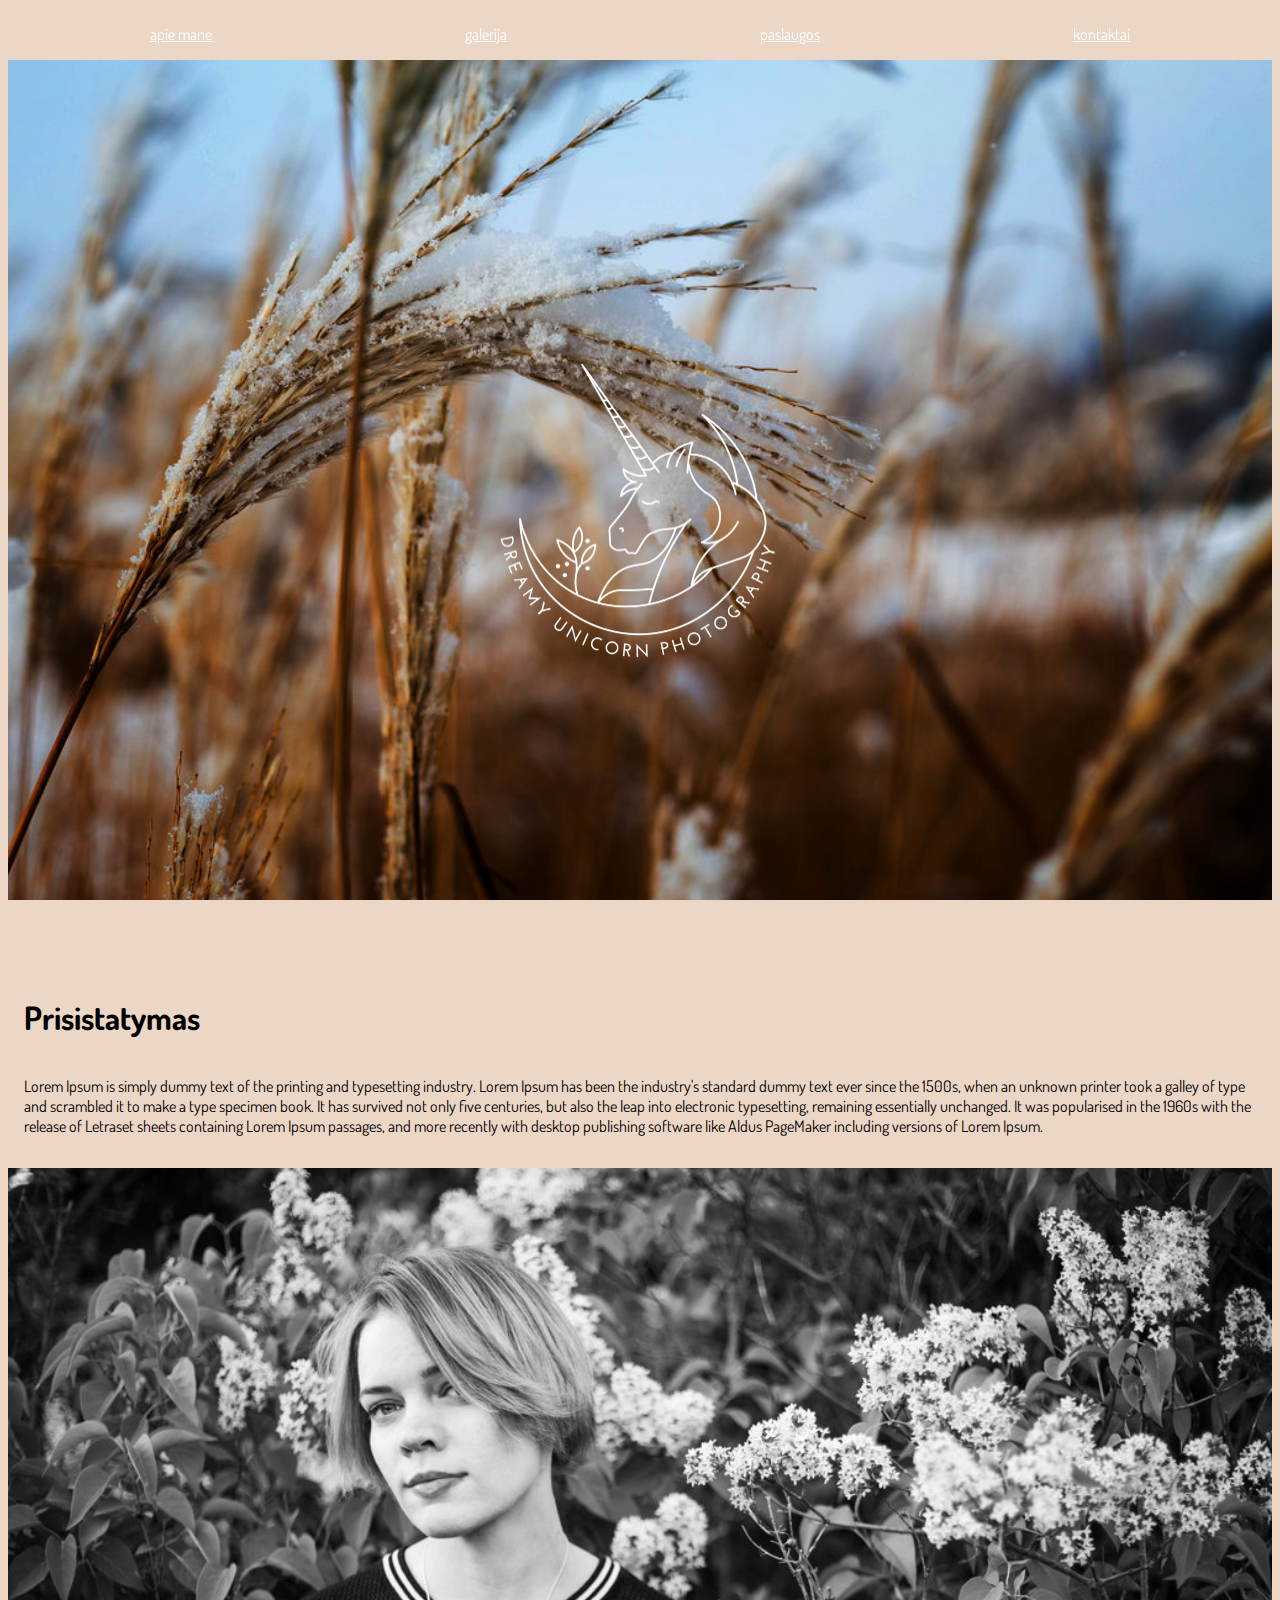
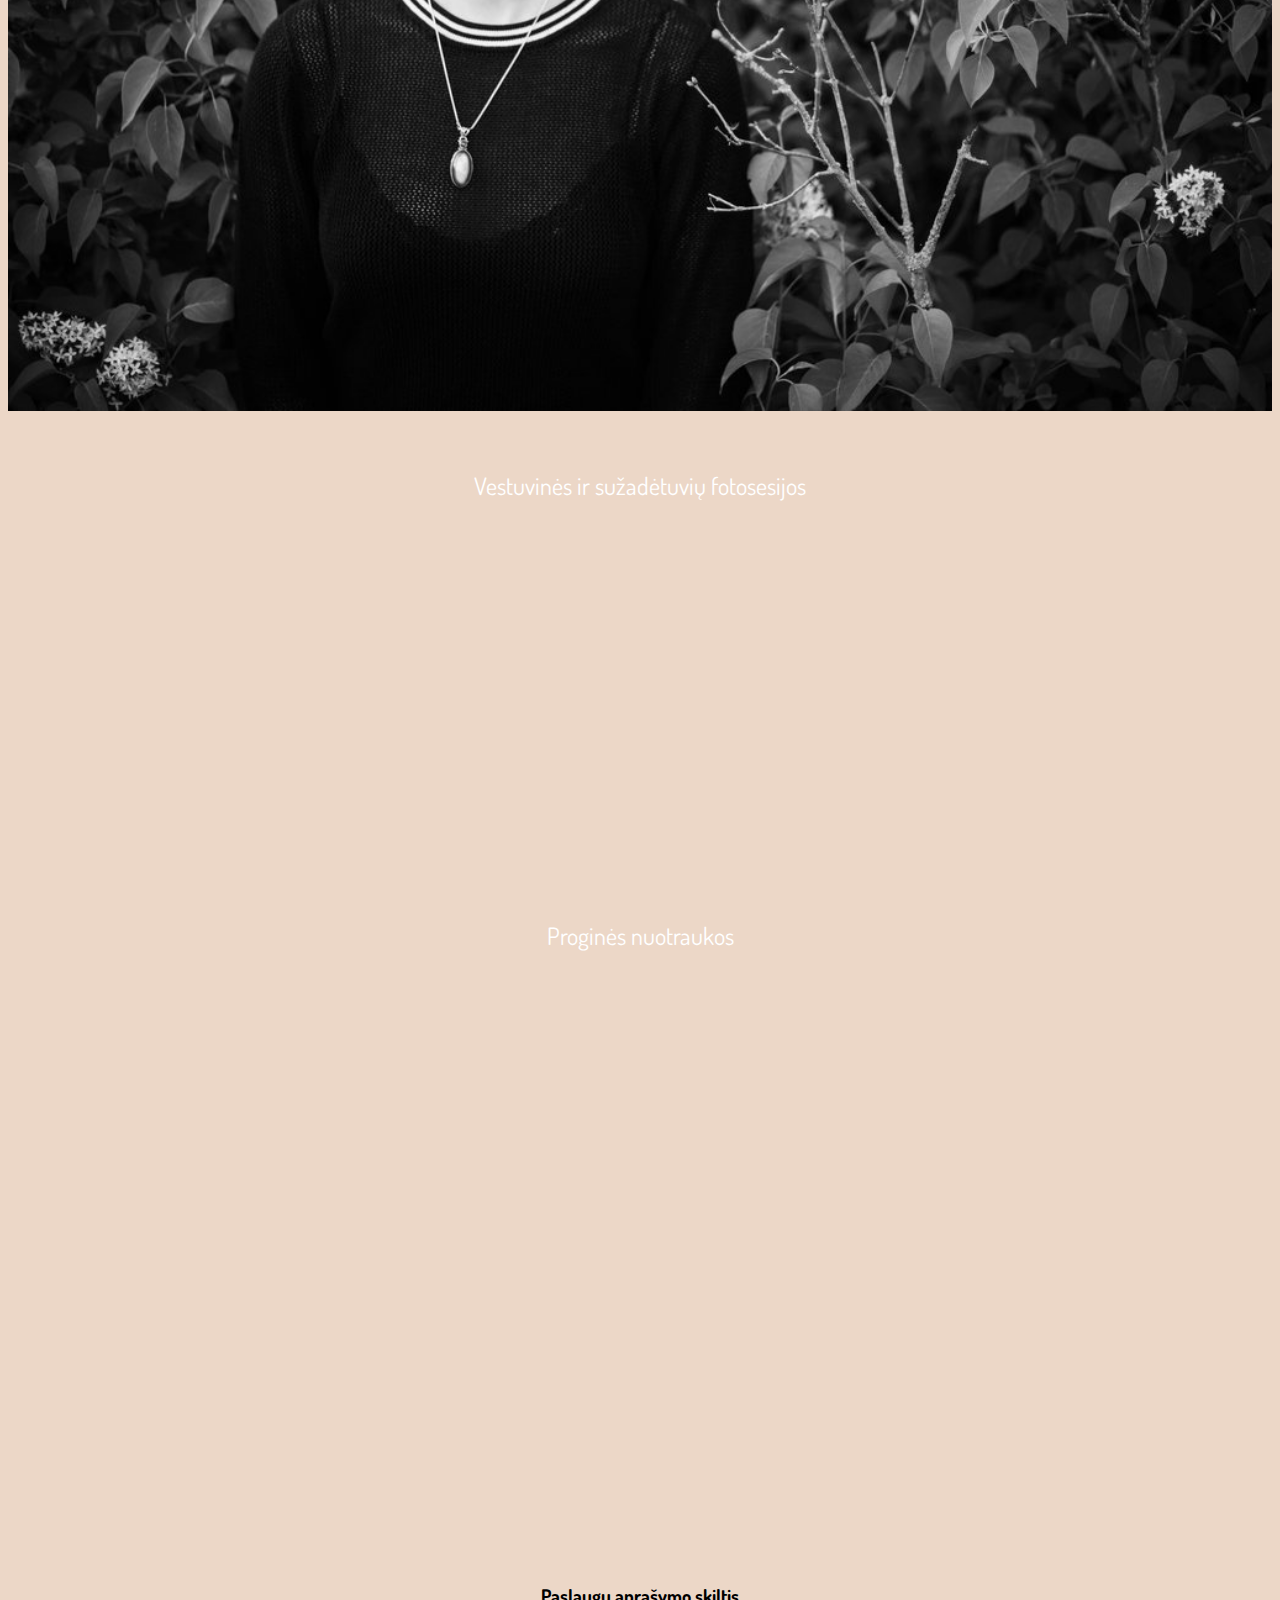
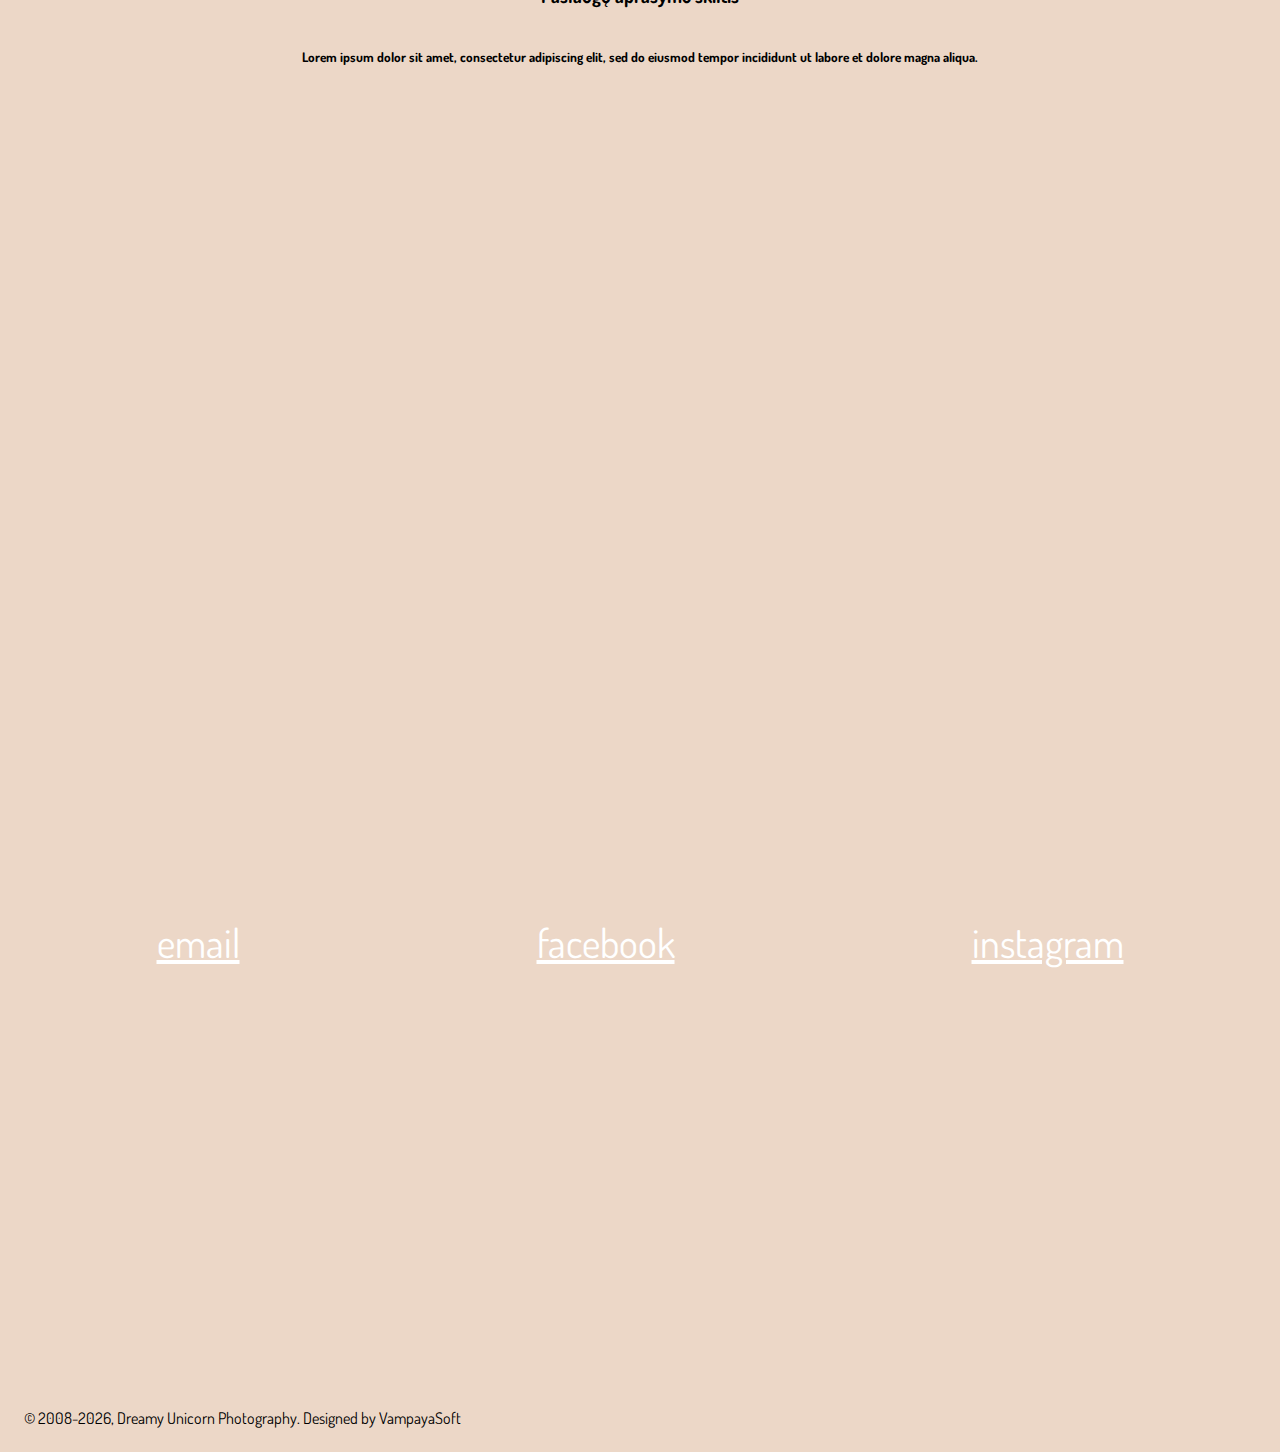
<file: index.html>
<!DOCTYPE html>
<html lang="lt">
  <head>
    <meta charset="UTF-8" />
    <meta name="viewport" content="width=device-width, initial-scale=1.0" />
    <title>Dreamy Unicorn Photography</title>
    <link
      rel="stylesheet"
      href="https://cdnjs.cloudflare.com/ajax/libs/animate.css/3.7.2/animate.min.css"
    />
    <link
      href="https://fonts.googleapis.com/css?family=Dosis&display=swap&subset=latin-ext"
      rel="stylesheet"
    />
    <link rel="stylesheet" type="text/css" href="style.css" />
  </head>
  <body>
    <div id="root">
      <nav class="navigation padding flex spaced">
        <a href="#intro">apie mane</a>
        <a href="#gallery">galerija</a>
        <a href="#services">paslaugos</a>
        <a href="#contacts">kontaktai</a>
      </nav>
      <header class="main-section image flex center" role="representative">
        <image
          class="logo animated fadeInDownBig"
          src="assets/logo_white.png"
          alt="logo"
        />
      </header>
      <article
        id="intro"
        class="flex column fullscreenheight"
        role="introduction"
      >
        <div class="flex column padding">
          <h1>Prisistatymas</h1>
          <p>
            Lorem Ipsum is simply dummy text of the printing and typesetting
            industry. Lorem Ipsum has been the industry's standard dummy text
            ever since the 1500s, when an unknown printer took a galley of type
            and scrambled it to make a type specimen book. It has survived not
            only five centuries, but also the leap into electronic typesetting,
            remaining essentially unchanged. It was popularised in the 1960s
            with the release of Letraset sheets containing Lorem Ipsum passages,
            and more recently with desktop publishing software like Aldus
            PageMaker including versions of Lorem Ipsum.
          </p>
        </div>
        <image class="selfie" src="assets/selfie.jpg" alt="author's portrait" />
      </article>
      <section
        id="gallery"
        class="first-section image flex center"
        role="wedding photography section"
      >
        <a class="title" href="gallery.html">
          Vestuvinės ir sužadėtuvių fotosesijos
        </a>
      </section>
      <section
        class="second-section image flex center"
        role="ocassional photographs section"
      >
        <a class="title" href="gallery.html">Proginės nuotraukos</a>
      </section>
      <section
        id="services"
        class="flex column center padding fullscreenheight"
        role="section about photography business"
      >
        <h3>Paslaugų aprašymo skiltis</h3>
        <h5>
          Lorem ipsum dolor sit amet, consectetur adipiscing elit, sed do
          eiusmod tempor incididunt ut labore et dolore magna aliqua.
        </h5>
      </section>
      <section
        id="contacts"
        class="main-section image flex center spaced"
        role="contact and social media"
      >
        <a href="mailto:amberine@gmail.com">email</a>
        <a
          href="https://www.facebook.com/Dreamyunicornphotography/"
          rel="noopener noreferrer"
          target="_blank"
          >facebook</a
        >
        <a
          href="https://www.instagram.com/dreamy_unicorn_photography/"
          rel="noopener noreferrer"
          target="_blank"
          >instagram</a
        >
      </section>
      <footer class="padding">
        &copy; 2008<script>
          new Date().getFullYear() > 2008 &&
            document.write("-" + new Date().getFullYear());</script
        >, Dreamy Unicorn Photography. Designed by VampayaSoft
      </footer>
    </div>
  </body>
</html>
</file>
<file: style.css>
body {
  background-color: #ecd7c7;
  font-family: "Dosis", sans-serif;
}

.flex {
  display: flex;
}

.center {
  justify-content: center;
  align-items: center;
}

.spaced {
  justify-content: space-around;
}

.column {
  flex-direction: column;
}

.row {
  flex-direction: row;
}

.wrap {
  flex-wrap: wrap;
}

.padding {
  padding: 1rem;
}

.fullscreenheight {
  height: 100vh;
}

.white {
  color: white;
}

a {
  color: white;
  font-size: 2.5rem;
}

a:hover {
  color: #b6cbd1;
}

.navigation {
  top: 0;
  position: sticky;
  z-index: 1;
}

.navigation a {
  font-size: 1rem;
}

.logo {
  height: 20rem;
}

.image {
  background-position: center;
  background-repeat: no-repeat;
  background-size: cover;
  position: relative;
  background-attachment: fixed;
}

.main-section {
  background-image: url("./assets/hero.jpg");
  min-height: 100vh;
}

.selfie {
  object-fit: cover;
  height: 100%;
}

.title {
  font-size: 1.5em;
  text-decoration: none;
}

.first-section {
  background-image: url(https://images.unsplash.com/photo-1532712938310-34cb3982ef74?ixlib=rb-1.2.1&ixid=eyJhcHBfaWQiOjEyMDd9&auto=format&fit=crop&w=1050&q=80);
  min-height: 50vh;
}

.second-section {
  background-image: url(https://images.unsplash.com/flagged/photo-1557352041-0ed68833fbac?ixlib=rb-1.2.1&ixid=eyJhcHBfaWQiOjEyMDd9&auto=format&fit=crop&w=1076&q=80);
  min-height: 50vh;
}

.gallery {
  flex: 50%;
  max-width: 50%;
}

.squareImage {
  object-fit: cover;
  width: 100%;
}

@media (max-width: 719px) {
  a {
    font-size: 1.5rem;
  }
  .selfie {
    height: 70%;
  }
  .gallery {
    flex: 100%;
    max-width: 100%;
  }
}
</file>
